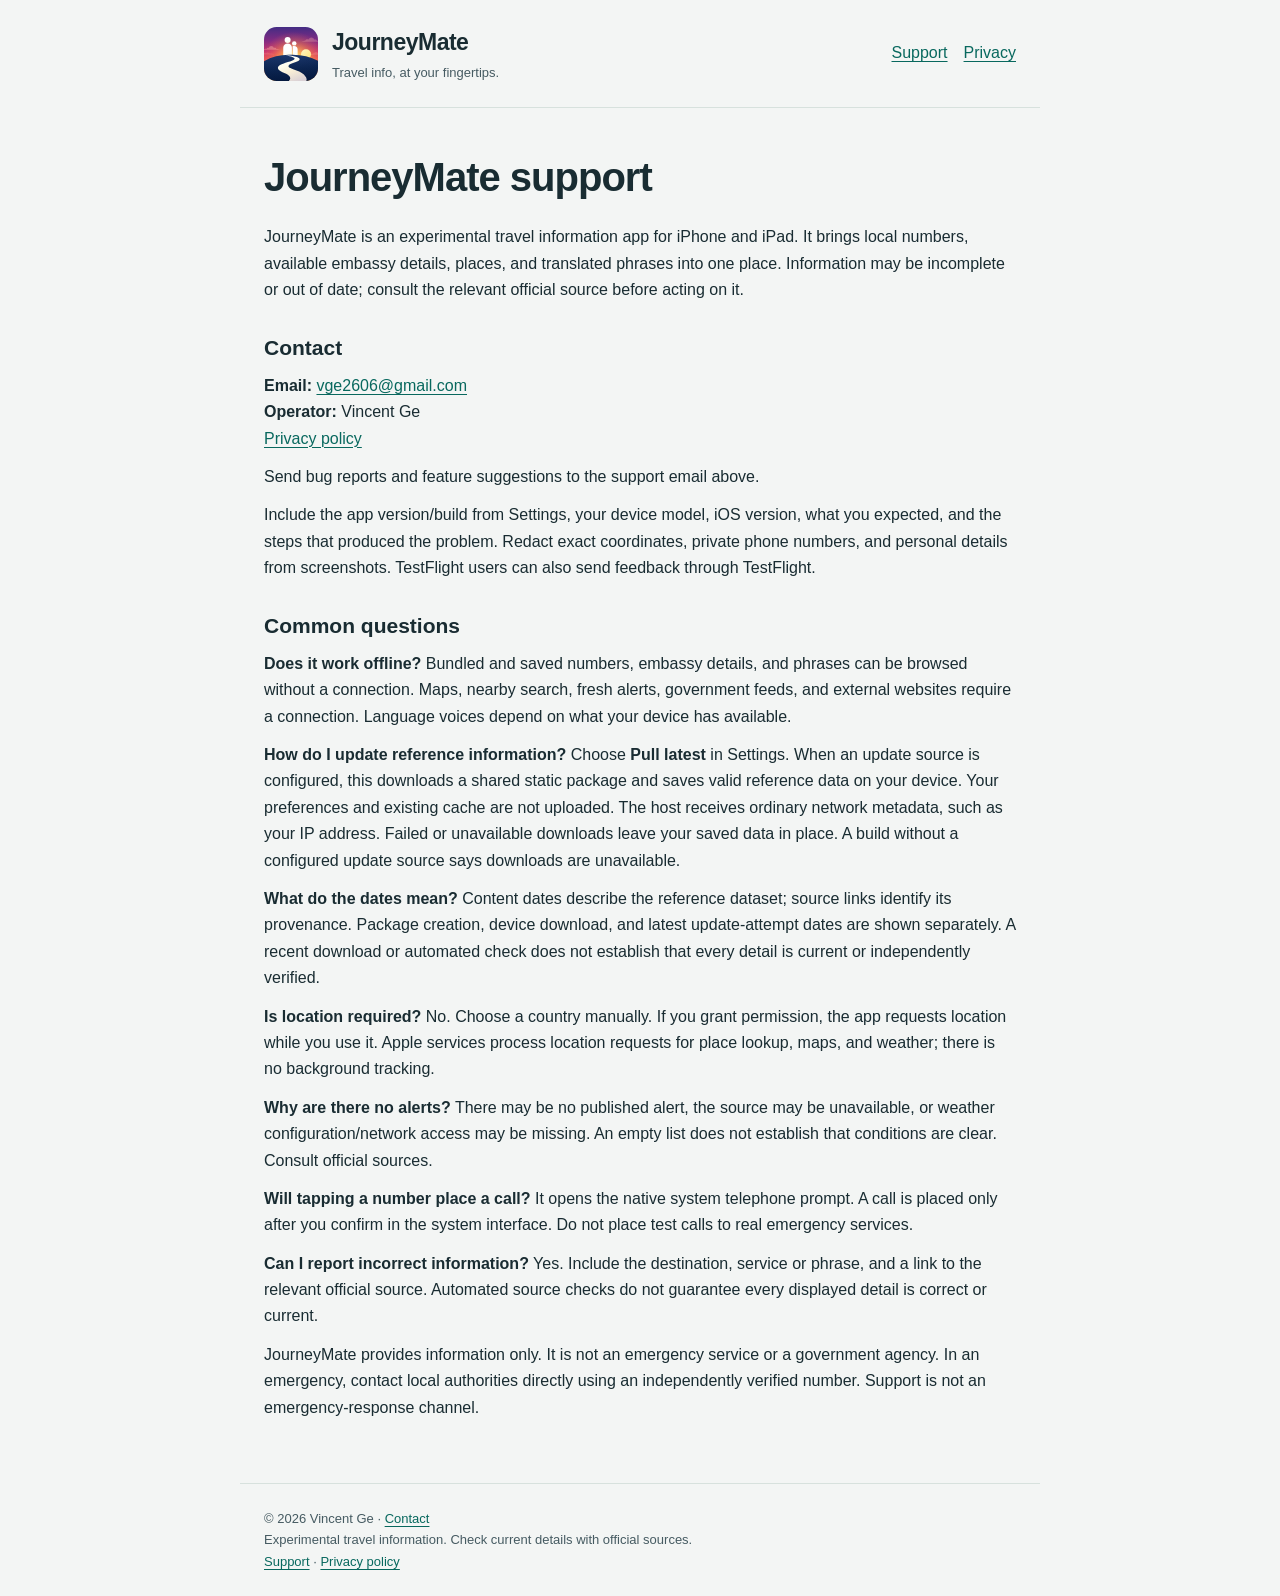
<file: docs/appstore/site/index.html>
<!doctype html>
<html lang="en"><head><meta charset="utf-8"><meta name="viewport" content="width=device-width, initial-scale=1"><meta name="description" content="JourneyMate support. Experimental travel information for iPhone and iPad."><title>JourneyMate support</title><link rel="stylesheet" href="styles.css"></head>
<body><a class="skip" href="#main">Skip to content</a><header><img src="assets/journeymate-logo.svg" alt="" width="54" height="54"><div><div class="brand">JourneyMate</div><div class="tag">Travel info, at your fingertips.</div></div><nav aria-label="Main"><a href="support.html">Support</a><a href="privacy.html">Privacy</a></nav></header><main id="main">
<h1>JourneyMate support</h1>

<p>JourneyMate is an experimental travel information app for iPhone and iPad. It brings local numbers, available embassy details, places, and translated phrases into one place. Information may be incomplete or out of date; consult the relevant official source before acting on it.</p>
<h2>Contact</h2>
<p><strong>Email:</strong> <a href="mailto:vge2606@gmail.com">vge2606@gmail.com</a><br><strong>Operator:</strong> Vincent Ge<br><a href="privacy.html">Privacy policy</a></p>
<p>Send bug reports and feature suggestions to the support email above.</p>
<p>Include the app version/build from Settings, your device model, iOS version, what you expected, and the steps that produced the problem. Redact exact coordinates, private phone numbers, and personal details from screenshots. TestFlight users can also send feedback through TestFlight.</p>
<h2>Common questions</h2>
<p><strong>Does it work offline?</strong> Bundled and saved numbers, embassy details, and phrases can be browsed without a connection. Maps, nearby search, fresh alerts, government feeds, and external websites require a connection. Language voices depend on what your device has available.</p>
<p><strong>How do I update reference information?</strong> Choose <strong>Pull latest</strong> in Settings. When an update source is configured, this downloads a shared static package and saves valid reference data on your device. Your preferences and existing cache are not uploaded. The host receives ordinary network metadata, such as your IP address. Failed or unavailable downloads leave your saved data in place. A build without a configured update source says downloads are unavailable.</p>
<p><strong>What do the dates mean?</strong> Content dates describe the reference dataset; source links identify its provenance. Package creation, device download, and latest update-attempt dates are shown separately. A recent download or automated check does not establish that every detail is current or independently verified.</p>
<p><strong>Is location required?</strong> No. Choose a country manually. If you grant permission, the app requests location while you use it. Apple services process location requests for place lookup, maps, and weather; there is no background tracking.</p>
<p><strong>Why are there no alerts?</strong> There may be no published alert, the source may be unavailable, or weather configuration/network access may be missing. An empty list does not establish that conditions are clear. Consult official sources.</p>
<p><strong>Will tapping a number place a call?</strong> It opens the native system telephone prompt. A call is placed only after you confirm in the system interface. Do not place test calls to real emergency services.</p>
<p><strong>Can I report incorrect information?</strong> Yes. Include the destination, service or phrase, and a link to the relevant official source. Automated source checks do not guarantee every displayed detail is correct or current.</p>
<p>JourneyMate provides information only. It is not an emergency service or a government agency. In an emergency, contact local authorities directly using an independently verified number. Support is not an emergency-response channel.</p>
</main><footer>© 2026 Vincent Ge · <a href="mailto:vge2606@gmail.com">Contact</a><br>Experimental travel information. Check current details with official sources.<br><a href="support.html">Support</a> · <a href="privacy.html">Privacy policy</a></footer></body></html>
</file>
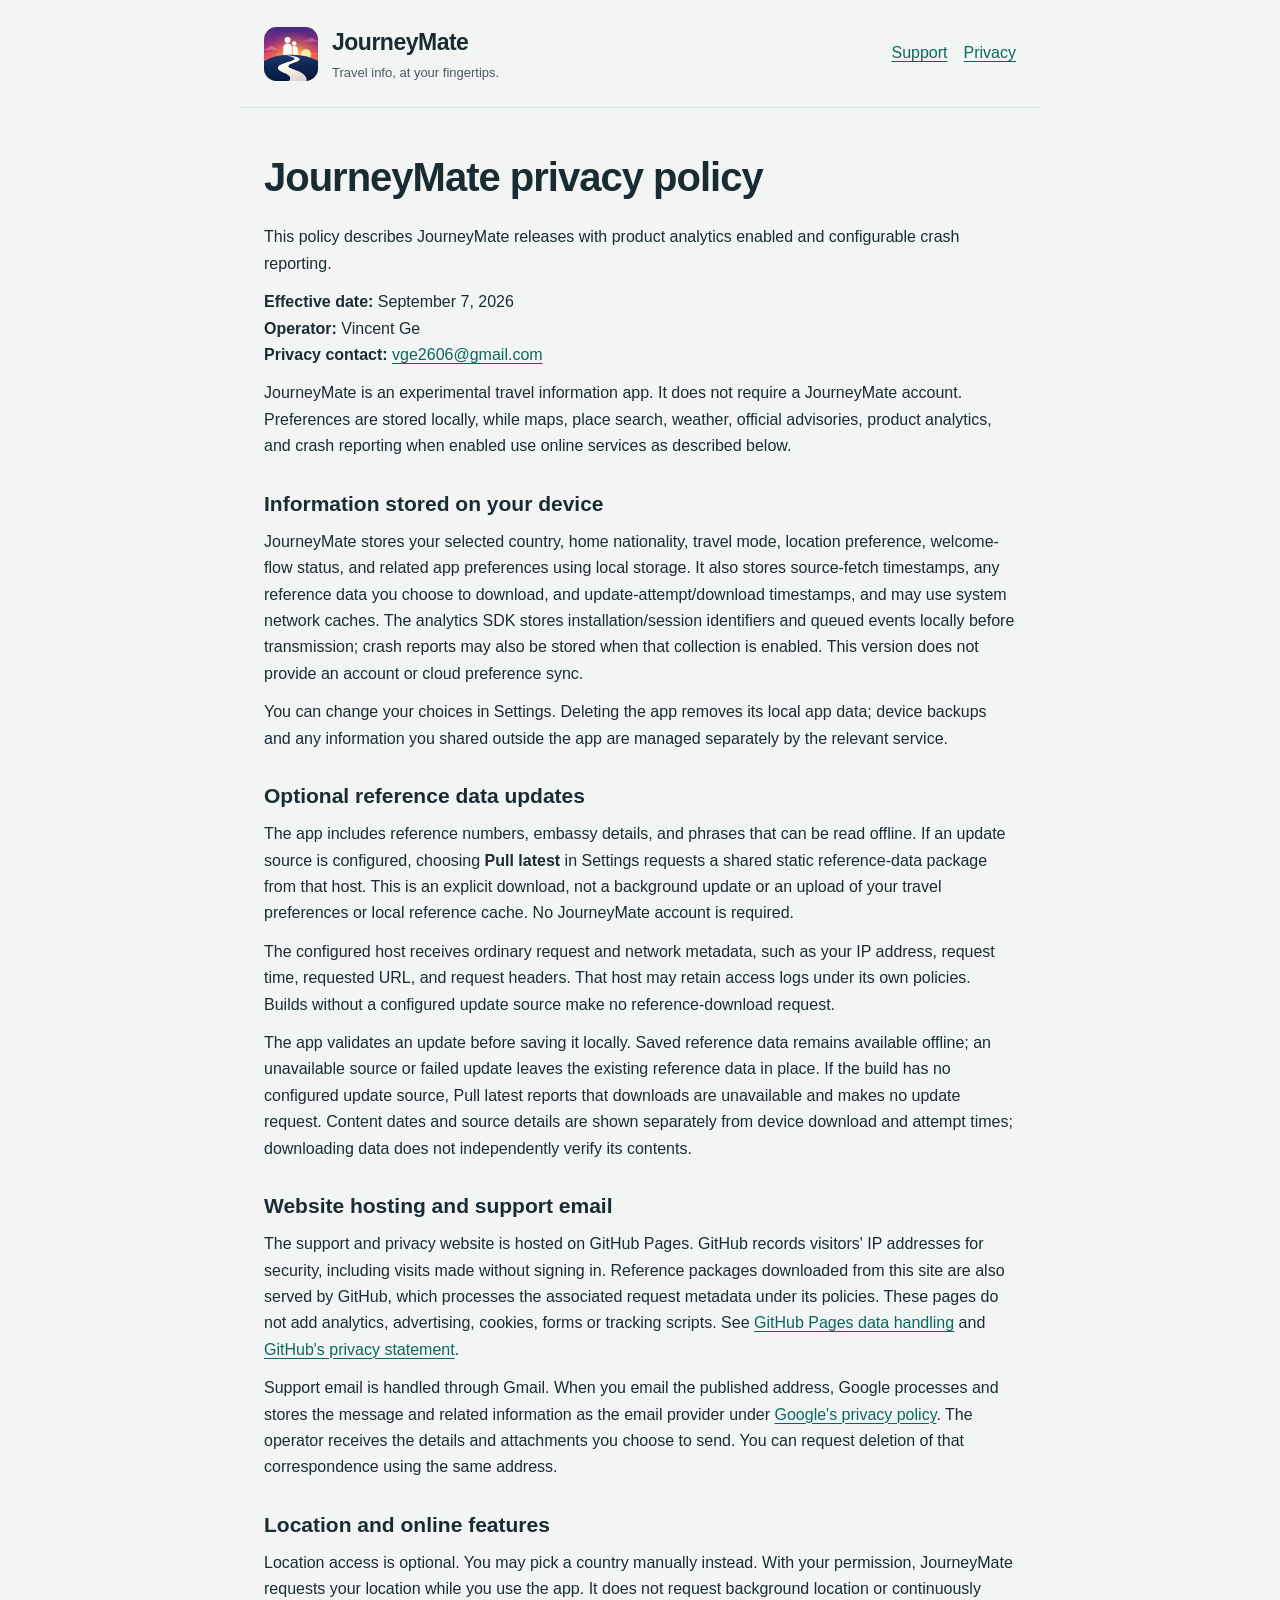
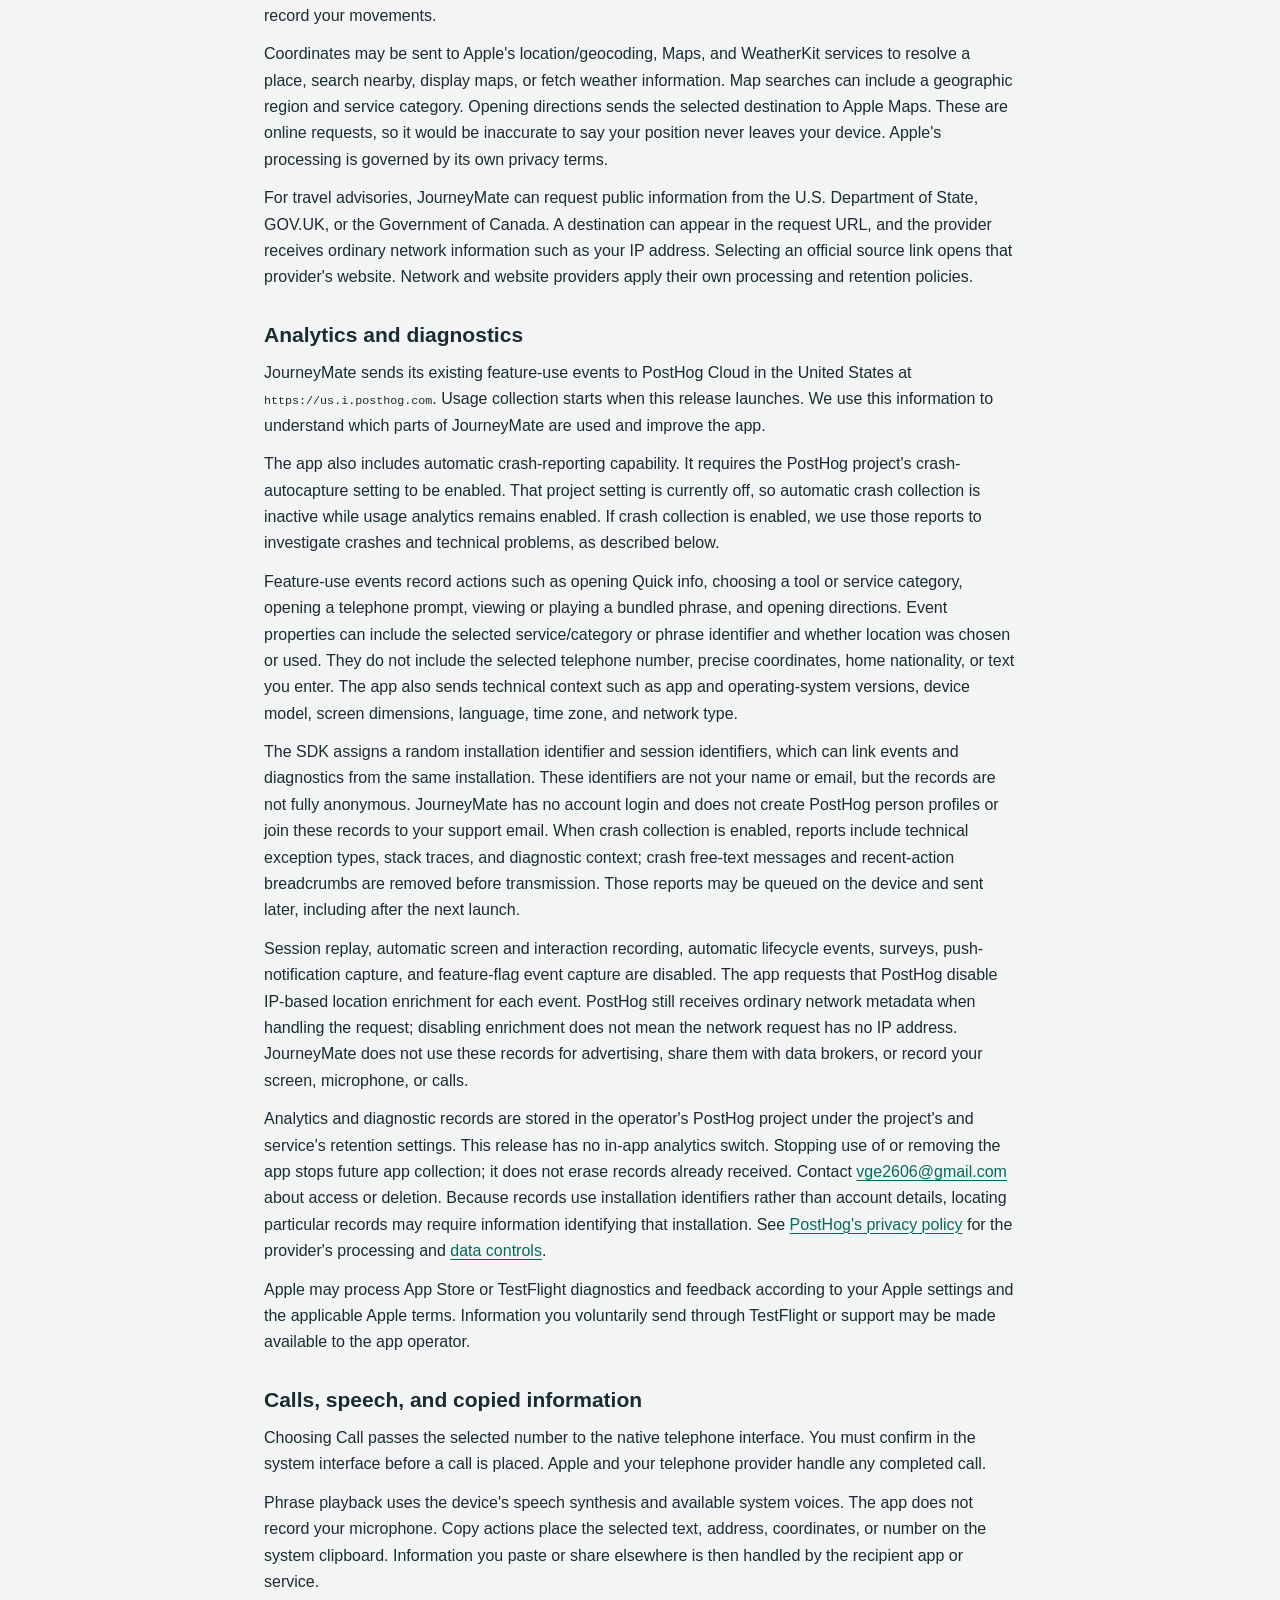
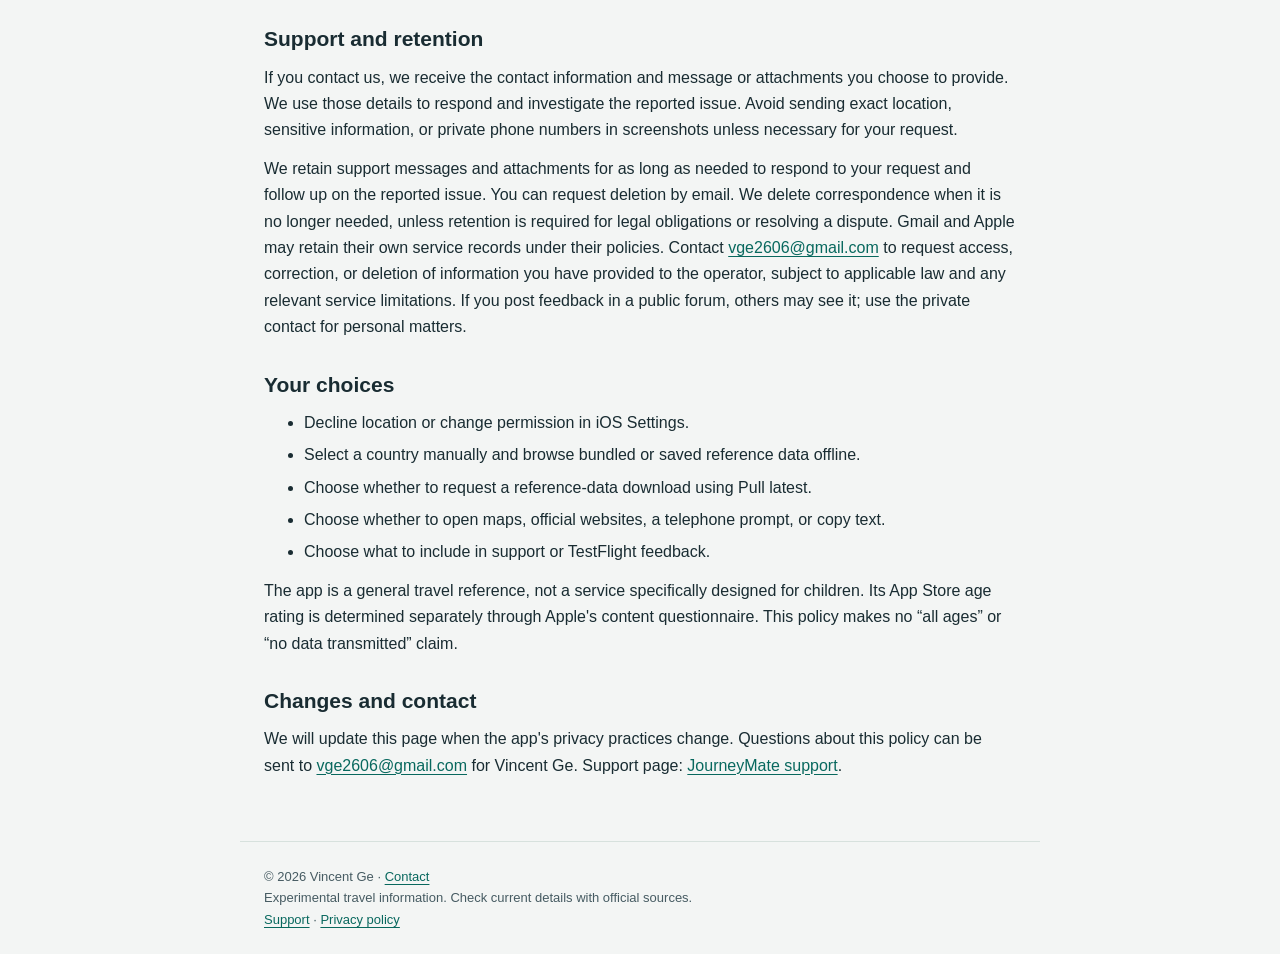
<file: docs/appstore/site/privacy.html>
<!doctype html>
<html lang="en"><head><meta charset="utf-8"><meta name="viewport" content="width=device-width, initial-scale=1"><meta name="description" content="JourneyMate privacy policy. Experimental travel information for iPhone and iPad."><title>JourneyMate privacy policy</title><link rel="stylesheet" href="styles.css"></head>
<body><a class="skip" href="#main">Skip to content</a><header><img src="assets/journeymate-logo.svg" alt="" width="54" height="54"><div><div class="brand">JourneyMate</div><div class="tag">Travel info, at your fingertips.</div></div><nav aria-label="Main"><a href="support.html">Support</a><a href="privacy.html">Privacy</a></nav></header><main id="main">
<h1>JourneyMate privacy policy</h1>
<p>This policy describes JourneyMate releases with product analytics enabled and configurable crash reporting.</p>

<p><strong>Effective date:</strong> September 7, 2026<br><strong>Operator:</strong> Vincent Ge<br><strong>Privacy contact:</strong> <a href="mailto:vge2606@gmail.com">vge2606@gmail.com</a></p>
<p>JourneyMate is an experimental travel information app. It does not require a JourneyMate account. Preferences are stored locally, while maps, place search, weather, official advisories, product analytics, and crash reporting when enabled use online services as described below.</p>
<h2>Information stored on your device</h2>
<p>JourneyMate stores your selected country, home nationality, travel mode, location preference, welcome-flow status, and related app preferences using local storage. It also stores source-fetch timestamps, any reference data you choose to download, and update-attempt/download timestamps, and may use system network caches. The analytics SDK stores installation/session identifiers and queued events locally before transmission; crash reports may also be stored when that collection is enabled. This version does not provide an account or cloud preference sync.</p>
<p>You can change your choices in Settings. Deleting the app removes its local app data; device backups and any information you shared outside the app are managed separately by the relevant service.</p>
<h2>Optional reference data updates</h2>
<p>The app includes reference numbers, embassy details, and phrases that can be read offline. If an update source is configured, choosing <strong>Pull latest</strong> in Settings requests a shared static reference-data package from that host. This is an explicit download, not a background update or an upload of your travel preferences or local reference cache. No JourneyMate account is required.</p>
<p>The configured host receives ordinary request and network metadata, such as your IP address, request time, requested URL, and request headers. That host may retain access logs under its own policies. Builds without a configured update source make no reference-download request.</p>
<p>The app validates an update before saving it locally. Saved reference data remains available offline; an unavailable source or failed update leaves the existing reference data in place. If the build has no configured update source, Pull latest reports that downloads are unavailable and makes no update request. Content dates and source details are shown separately from device download and attempt times; downloading data does not independently verify its contents.</p>
<h2>Website hosting and support email</h2>
<p>The support and privacy website is hosted on GitHub Pages. GitHub records visitors' IP addresses for security, including visits made without signing in. Reference packages downloaded from this site are also served by GitHub, which processes the associated request metadata under its policies. These pages do not add analytics, advertising, cookies, forms or tracking scripts. See <a href="https://docs.github.com/en/pages/getting-started-with-github-pages/what-is-github-pages">GitHub Pages data handling</a> and <a href="https://docs.github.com/en/site-policy/privacy-policies/github-general-privacy-statement">GitHub's privacy statement</a>.</p>
<p>Support email is handled through Gmail. When you email the published address, Google processes and stores the message and related information as the email provider under <a href="https://policies.google.com/privacy">Google's privacy policy</a>. The operator receives the details and attachments you choose to send. You can request deletion of that correspondence using the same address.</p>
<h2>Location and online features</h2>
<p>Location access is optional. You may pick a country manually instead. With your permission, JourneyMate requests your location while you use the app. It does not request background location or continuously record your movements.</p>
<p>Coordinates may be sent to Apple&#x27;s location/geocoding, Maps, and WeatherKit services to resolve a place, search nearby, display maps, or fetch weather information. Map searches can include a geographic region and service category. Opening directions sends the selected destination to Apple Maps. These are online requests, so it would be inaccurate to say your position never leaves your device. Apple&#x27;s processing is governed by its own privacy terms.</p>
<p>For travel advisories, JourneyMate can request public information from the U.S. Department of State, GOV.UK, or the Government of Canada. A destination can appear in the request URL, and the provider receives ordinary network information such as your IP address. Selecting an official source link opens that provider&#x27;s website. Network and website providers apply their own processing and retention policies.</p>
<h2>Analytics and diagnostics</h2>
<p>JourneyMate sends its existing feature-use events to PostHog Cloud in the United States at <code>https://us.i.posthog.com</code>. Usage collection starts when this release launches. We use this information to understand which parts of JourneyMate are used and improve the app.</p>
<p>The app also includes automatic crash-reporting capability. It requires the PostHog project&#x27;s crash-autocapture setting to be enabled. That project setting is currently off, so automatic crash collection is inactive while usage analytics remains enabled. If crash collection is enabled, we use those reports to investigate crashes and technical problems, as described below.</p>
<p>Feature-use events record actions such as opening Quick info, choosing a tool or service category, opening a telephone prompt, viewing or playing a bundled phrase, and opening directions. Event properties can include the selected service/category or phrase identifier and whether location was chosen or used. They do not include the selected telephone number, precise coordinates, home nationality, or text you enter. The app also sends technical context such as app and operating-system versions, device model, screen dimensions, language, time zone, and network type.</p>
<p>The SDK assigns a random installation identifier and session identifiers, which can link events and diagnostics from the same installation. These identifiers are not your name or email, but the records are not fully anonymous. JourneyMate has no account login and does not create PostHog person profiles or join these records to your support email. When crash collection is enabled, reports include technical exception types, stack traces, and diagnostic context; crash free-text messages and recent-action breadcrumbs are removed before transmission. Those reports may be queued on the device and sent later, including after the next launch.</p>
<p>Session replay, automatic screen and interaction recording, automatic lifecycle events, surveys, push-notification capture, and feature-flag event capture are disabled. The app requests that PostHog disable IP-based location enrichment for each event. PostHog still receives ordinary network metadata when handling the request; disabling enrichment does not mean the network request has no IP address. JourneyMate does not use these records for advertising, share them with data brokers, or record your screen, microphone, or calls.</p>
<p>Analytics and diagnostic records are stored in the operator&#x27;s PostHog project under the project&#x27;s and service&#x27;s retention settings. This release has no in-app analytics switch. Stopping use of or removing the app stops future app collection; it does not erase records already received. Contact <a href="mailto:vge2606@gmail.com">vge2606@gmail.com</a> about access or deletion. Because records use installation identifiers rather than account details, locating particular records may require information identifying that installation. See <a href="https://posthog.com/privacy">PostHog&#x27;s privacy policy</a> for the provider&#x27;s processing and <a href="https://posthog.com/docs/privacy/data-storage">data controls</a>.</p>
<p>Apple may process App Store or TestFlight diagnostics and feedback according to your Apple settings and the applicable Apple terms. Information you voluntarily send through TestFlight or support may be made available to the app operator.</p>
<h2>Calls, speech, and copied information</h2>
<p>Choosing Call passes the selected number to the native telephone interface. You must confirm in the system interface before a call is placed. Apple and your telephone provider handle any completed call.</p>
<p>Phrase playback uses the device&#x27;s speech synthesis and available system voices. The app does not record your microphone. Copy actions place the selected text, address, coordinates, or number on the system clipboard. Information you paste or share elsewhere is then handled by the recipient app or service.</p>
<h2>Support and retention</h2>
<p>If you contact us, we receive the contact information and message or attachments you choose to provide. We use those details to respond and investigate the reported issue. Avoid sending exact location, sensitive information, or private phone numbers in screenshots unless necessary for your request.</p>
<p>We retain support messages and attachments for as long as needed to respond to your request and follow up on the reported issue. You can request deletion by email. We delete correspondence when it is no longer needed, unless retention is required for legal obligations or resolving a dispute. Gmail and Apple may retain their own service records under their policies. Contact <a href="mailto:vge2606@gmail.com">vge2606@gmail.com</a> to request access, correction, or deletion of information you have provided to the operator, subject to applicable law and any relevant service limitations. If you post feedback in a public forum, others may see it; use the private contact for personal matters.</p>
<h2>Your choices</h2>
<ul>
<li>Decline location or change permission in iOS Settings.</li>
<li>Select a country manually and browse bundled or saved reference data offline.</li>
<li>Choose whether to request a reference-data download using Pull latest.</li>
<li>Choose whether to open maps, official websites, a telephone prompt, or copy text.</li>
<li>Choose what to include in support or TestFlight feedback.</li>
</ul>
<p>The app is a general travel reference, not a service specifically designed for children. Its App Store age rating is determined separately through Apple&#x27;s content questionnaire. This policy makes no “all ages” or “no data transmitted” claim.</p>
<h2>Changes and contact</h2>
<p>We will update this page when the app&#x27;s privacy practices change. Questions about this policy can be sent to <a href="mailto:vge2606@gmail.com">vge2606@gmail.com</a> for Vincent Ge. Support page: <a href="support.html">JourneyMate support</a>.</p>
</main><footer>© 2026 Vincent Ge · <a href="mailto:vge2606@gmail.com">Contact</a><br>Experimental travel information. Check current details with official sources.<br><a href="support.html">Support</a> · <a href="privacy.html">Privacy policy</a></footer></body></html>
</file>
<file: docs/appstore/site/styles.css>
*{box-sizing:border-box}html{color-scheme:light dark}body{margin:0;background:#f3f5f4;color:#192c32;font-family:-apple-system,BlinkMacSystemFont,"Segoe UI",sans-serif;line-height:1.65}header,main,footer{max-width:800px;margin:auto;padding:24px}header{display:flex;align-items:center;gap:14px;border-bottom:1px solid #d7e1dd}header img{width:54px;height:54px;border-radius:23%}.brand{font-weight:750;font-size:23px;letter-spacing:-.5px}.tag{font-size:13px;color:#465b62}nav{margin-left:auto;display:flex;gap:16px}a{color:#08685e;text-decoration-thickness:1px;text-underline-offset:3px}a:focus-visible{outline:3px solid #f57c00;outline-offset:4px;border-radius:3px}main{padding-top:30px;padding-bottom:50px}h1{font-size:clamp(29px,6vw,40px);line-height:1.15;letter-spacing:-1px;margin:16px 0 24px}h2{font-size:21px;margin:30px 0 10px;line-height:1.3}p,ul{margin:12px 0}li{margin:6px 0}.draft{background:#fff1d4;color:#5d3b00;border:1px solid #d7ad52;border-radius:12px;padding:14px 16px;font-size:14px}.needs-input{background:#ffe3a8;color:#503400;padding:2px 5px;border-radius:4px;font-weight:700;overflow-wrap:anywhere}code{font-size:.9em;overflow-wrap:anywhere}footer{font-size:13px;border-top:1px solid #d7e1dd;color:#465b62}.skip{position:absolute;left:-10000px}.skip:focus{left:16px;top:10px;background:white;padding:10px;z-index:2}@media(max-width:540px){header{flex-wrap:wrap}nav{width:100%;margin-left:0}header,main,footer{padding-left:20px;padding-right:20px}}@media(prefers-color-scheme:dark){body{background:#101b20;color:#e6efec}header,footer{border-color:#31424a}.tag,footer{color:#b3c5ca}a{color:#83dbcb}.draft{background:#352a17;color:#ffe7b4;border-color:#80642f}.needs-input{background:#574315;color:#fff0cb}.skip:focus{background:#17242b}}
</file>
